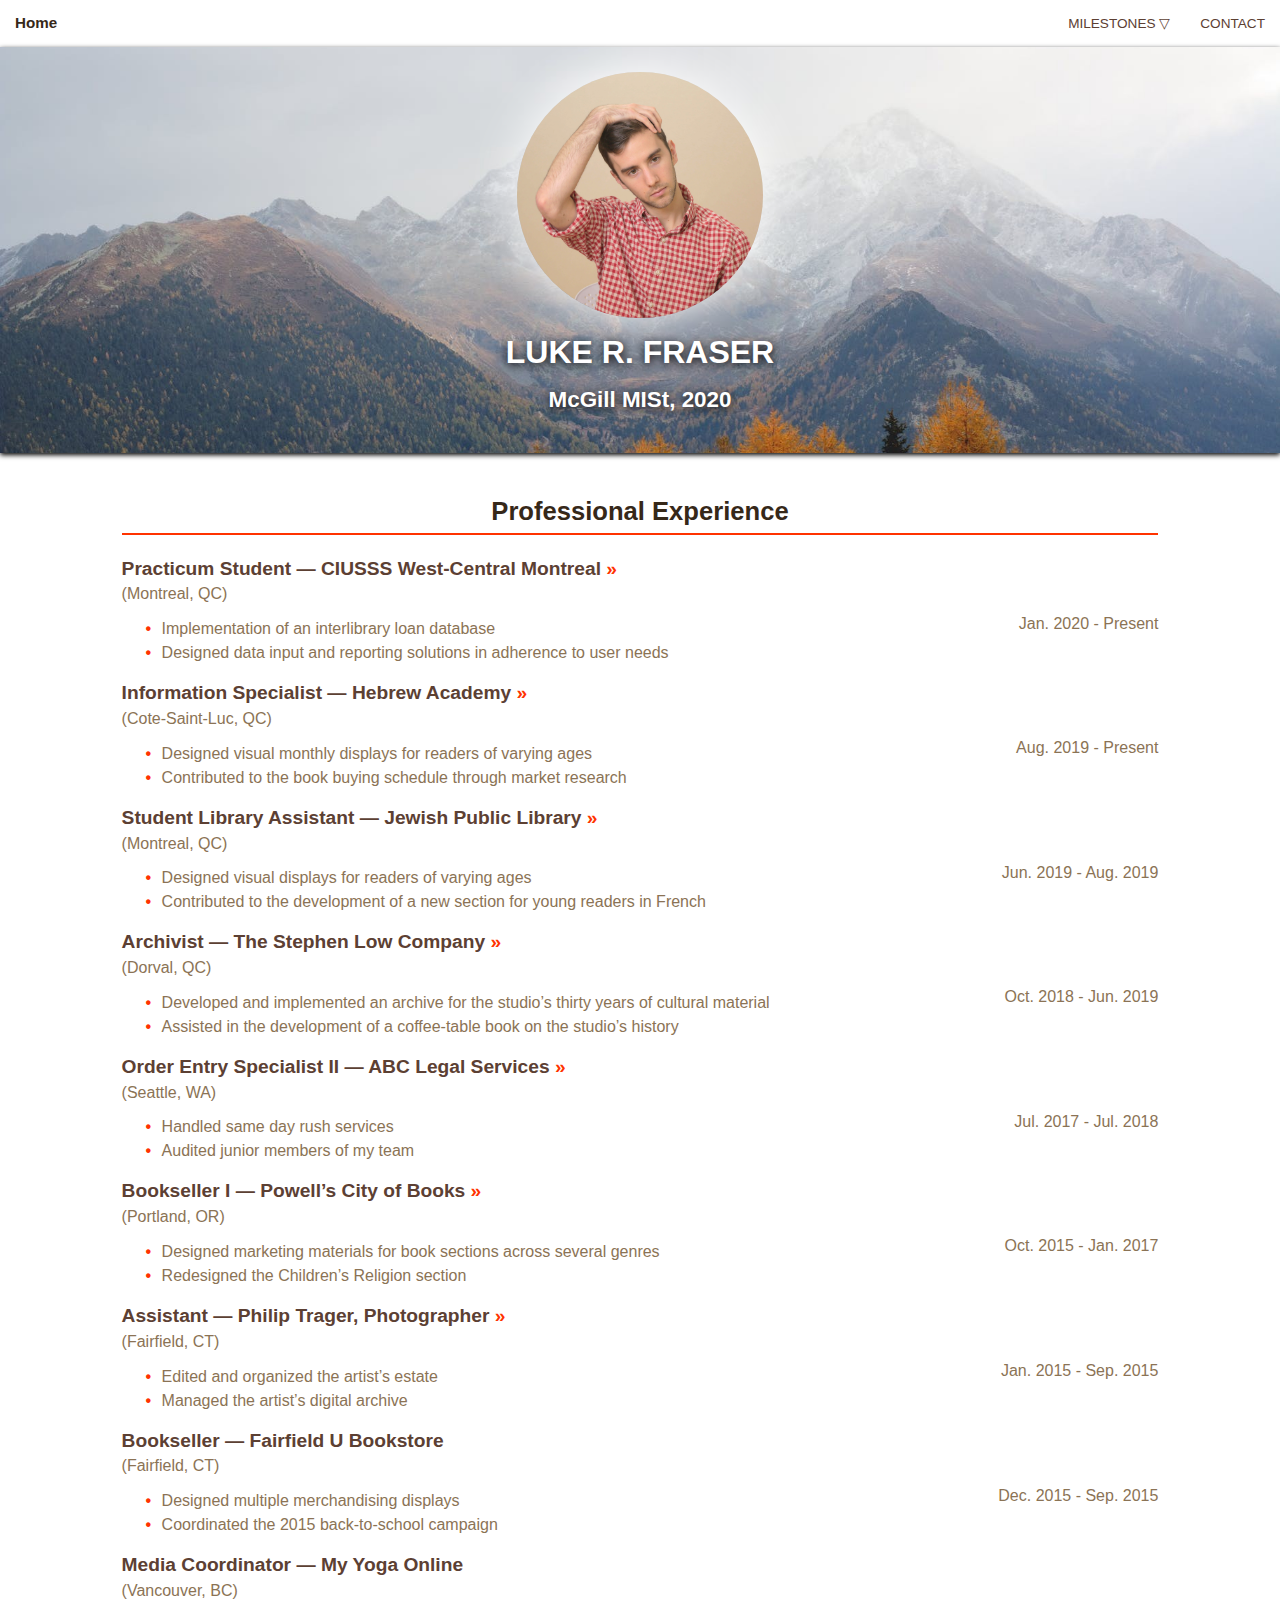
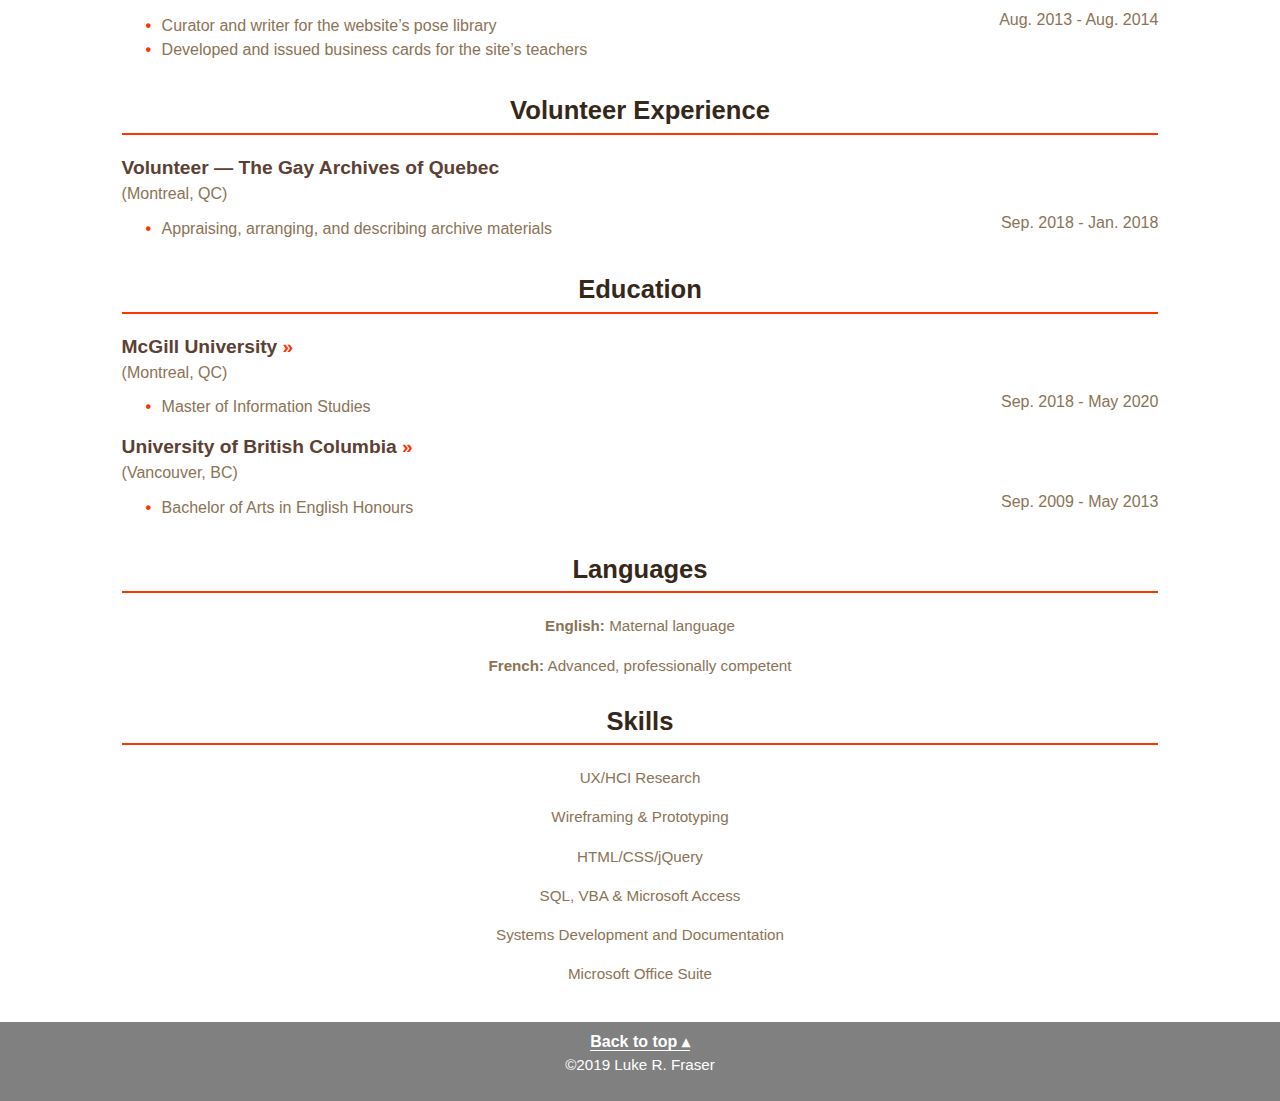
<file: index.html>
<!DOCTYPE html>
<html lang='en'>
  
<head>
	<title>Luke R. Fraser</title>
	<meta charset="UTF-8">
	<meta name="viewport" content="width=device-width, initial-scale=1.0">
	<link rel="stylesheet" type="text/css" href="CSS/main-banner.css">
	<link rel="stylesheet" type="text/css" href="CSS/resume.css">
	<script src="javascript/jQuery.js"></script>
</head>

<body class="page-content">
	
	<header class="main-header">
		<a href="#"><h1 id="home">Home</h1></a>
		<ul class="main-nav">
			<li class="dropdown"><a href="#">Milestones &#9661;</a>
			  <ul class="sub-menu">
			    <li><a href="html/mcgill.html">McGill</a></li>
			    <li><a href="html/ubc.html">UBC</a></li>
			  </ul>
			</li>
			<li><a href="html/contact.html">Contact</a></li>
		</ul>
	</header>

	<div class="main-banner">
		<img id="profile-pic" src="images/me2.JPG" alt="Luke Himself">
		<h1 id="headline">Luke R. Fraser</h1>
		<h1 id="tagline">McGill MISt, 2020</h1>
	</div>
	
	<div class="main-content">
    
    <div class="subject-section">
      <h2 class="subject-heading">Professional Experience</h2>
        
	<div>
          <h3>Practicum Student — CIUSSS West-Central Montreal <a class="outerLink" href="https://www.ciussswestcentral.ca/about-us/education-mission/library-services/" target="_blank">&raquo;</a></h3>
          <p class="location-credits">(Montreal, QC)</p>
          <span class="workDates">Jan. 2020 - Present</span>
          <ul>
            <li>Implementation of an interlibrary loan database</li>
	    <li>Designed data input and reporting solutions in adherence to user needs</li> 
          </ul>
        </div>
	    
	<div>
          <h3>Information Specialist — Hebrew Academy <a class="outerLink" href="https://has-hl.mimas.opalsinfo.net/bin/home" target="_blank">&raquo;</a></h3>
          <p class="location-credits">(Cote-Saint-Luc, QC)</p>
          <span class="workDates">Aug. 2019 - Present</span>
          <ul>
            <li>Designed visual monthly displays for readers of varying ages</li>
	    <li>Contributed to the book buying schedule through market research</li> 
          </ul>
        </div>
	    
	<div>
          <h3>Student Library Assistant — Jewish Public Library <a class="outerLink" href="http://www.jewishpubliclibrary.org/" target="_blank">&raquo;</a></h3>
          <p class="location-credits">(Montreal, QC)</p>
          <span class="workDates">Jun. 2019 - Aug. 2019</span>
          <ul>
            <li>Designed visual displays for readers of varying ages</li>
	    <li>Contributed to the development of a new section for young readers in French </li> 
          </ul>
        </div>
	    
	<div>
          <h3>Archivist — The Stephen Low Company <a class="outerLink" href="http://www.stephenlow.com/" target="_blank">&raquo;</a></h3>
          <p class="location-credits">(Dorval, QC)</p>
          <span class="workDates">Oct. 2018 - Jun. 2019</span>
          <ul>
            <li>Developed and implemented an archive for the studio’s thirty years of cultural material </li>
            <li>Assisted in the development of a coffee-table book on the studio’s history</li>
          </ul>
        </div>
      
        <div>
          <h3>Order Entry Specialist II — ABC Legal Services <a class="outerLink" href="https://www.abclegal.com/" target="_blank">&raquo;</a></h3>
          <p class="location-credits">(Seattle, WA)</p>
          <span class="workDates">Jul. 2017 - Jul. 2018</span>
          <ul>
            <li>Handled same day rush services</li>
            <li>Audited junior members of my team</li>
          </ul>
        </div>
          
        <div>
          <h3>Bookseller I — Powell’s City of Books <a class="outerLink" href="https://www.powells.com/" target="_blank">&raquo;</a></h3>
          <p class="location-credits">(Portland, OR)</p>
          <span class="workDates">Oct. 2015 - Jan. 2017</span>
          <ul>
            <li>Designed marketing materials for book sections across several genres</li>
	    <li>Redesigned the Children’s Religion section</li>
          </ul>
        </div>
        
        <div>
          <h3>Assistant — Philip Trager, Photographer <a class="outerLink" href="https://www.philiptrager.com/" target="_blank">&raquo;</a></h3>
          <p class="location-credits">(Fairfield, CT)</p>
          <span class="workDates">Jan. 2015 - Sep. 2015</span>
          <ul>
            <li>Edited and organized the artist’s estate</li>
            <li>Managed the artist’s digital archive</li>
          </ul>
        </div>
        
		<div>
			<h3>Bookseller — Fairfield U Bookstore</h3>
			<p class="location-credits">(Fairfield, CT)</p>
			<span class="workDates">Dec. 2015 - Sep. 2015</span>
			<ul>
				<li>Designed multiple merchandising displays</li>
				<li>Coordinated the 2015 back-to-school campaign</li>
			</ul>
		</div>
		  
        <div>
          <h3>Media Coordinator — My Yoga Online</h3>
          <p class="location-credits">(Vancouver, BC)</p>
          <span class="workDates">Aug. 2013 - Aug. 2014</span>
          <ul>
            <li>Curator and writer for the website’s pose library</li>
            <li>Developed and issued business cards for the site’s teachers</li>
          </ul>
        </div>
    </div> <!-- End subject-section -->
	
	<div class="subject-section">
		<h2 class="subject-heading">Volunteer Experience</h2>
		<div>
		<h3>Volunteer — The Gay Archives of Quebec</h3>
		<p class="location-credits">(Montreal, QC)</p>
		<span class="workDates">Sep. 2018 - Jan. 2018</span>
		<ul>
			<li>Appraising, arranging, and describing archive materials</li>
		</ul>
		</div>
	</div>
	
    <div class="subject-section">
        <h2 class="subject-heading">Education</h2>
        <div>
          <h3>McGill University <a class="outerLink" href="https://www.mcgill.ca/sis/" target="_blank">&raquo;</a></h3>
          <p class="location-credits">(Montreal, QC)</p>
          <span class="workDates">Sep. 2018 - May 2020</span>
          <ul>
            <li>Master of Information Studies</li>
          </ul>
        </div>
        
        <div>
          <h3>University of British Columbia <a class="outerLink" href="https://english.ubc.ca/undergraduate/honours-english/" target="_blank">&raquo;</a></h3>
          <p class="location-credits">(Vancouver, BC)</p>
          <span class="workDates">Sep. 2009 - May 2013</span>
          <ul>
            <li>Bachelor of Arts in English Honours</li>
          </ul>
        </div>
    </div> <!-- End subject-section -->

    <div class="subject-section">
      <h2 class="subject-heading">Languages</h2>
        <div class="skillsList">
          <p><b>English:</b> Maternal language</p>
          <p><b>French:</b> Advanced, professionally competent</p>
        </div>
    </div> <!-- End subject-section -->

    <div class="subject-section">
      <h2 class="subject-heading">Skills</h2>
        <div class="skillsList">
          <p>UX/HCI Research</p>
	  <p>Wireframing & Prototyping</p>
	  <p>HTML/CSS/jQuery</p>
	  <p>SQL, VBA & Microsoft Access</p>
          <p>Systems Development and Documentation</p>
          <p>Microsoft Office Suite</p>
        </div>
    </div> <!-- End subject-section -->
    
	</div> <!-- End main-content -->
	
	<footer class="main-footer">
		<a href="#">Back to top &utrif;</a>
		<p>&copy;2019 Luke R. Fraser<p>
	</footer>

<script src='javascript/scripting.js'></script>
</body>
</html>
</file>
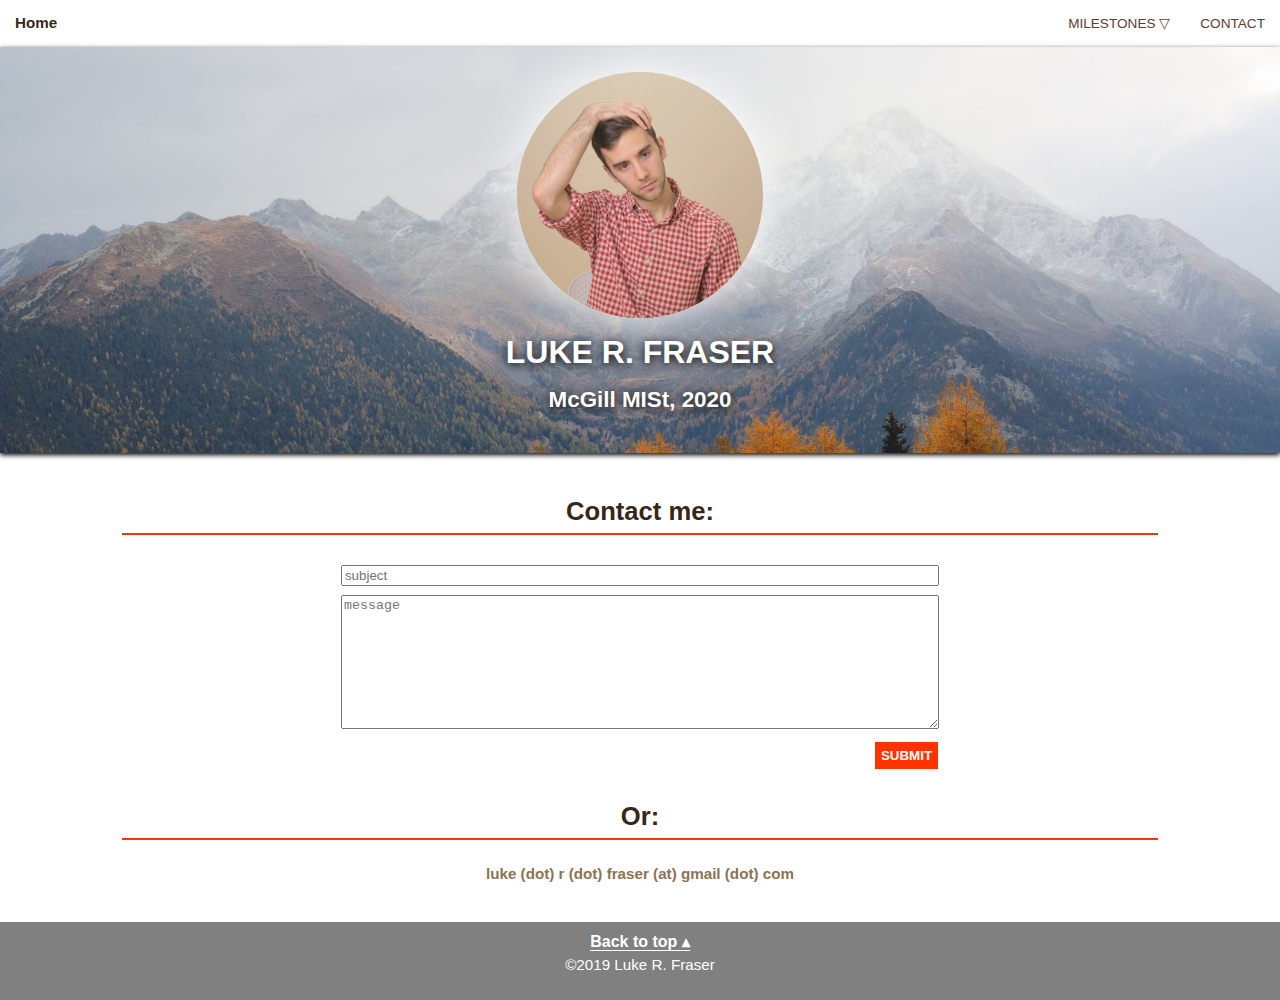
<file: html/contact.html>
<!DOCTYPE html>
<html lang='en'>
  
<head>
  <title>Contact</title>
	<meta name="viewport" content="width=device-width, initial-scale=1.0">
	<meta charset="UTF-8">
	<link rel="stylesheet" type="text/css" href="../CSS/main-banner.css">
	<link rel="stylesheet" type="text/css" href="../CSS/resume.css">
	<link rel="stylesheet" type="text/css" href="../CSS/contact-form.css">
	<script src="../javascript/jQuery.js"></script>
</head>

<body class="page-content">
	
	<header class="main-header">
		<a href="../index.html"><h1 id="home">Home</h1></a>
		<ul class="main-nav">
			<li class="dropdown"><a href="#">Milestones &#9661;</a>
			  <ul class="sub-menu">
			    <li><a href="mcgill.html">McGill</a></li>
			    <li><a href="ubc.html">UBC</a></li>
			  </ul>
			</li>
			<li><a href="#">Contact</a></li>
		</ul>
	</header>

	<div class="main-banner">
		<img id="profile-pic" src="../images/mememe.jpg" alt="Luke Himself">
		<!-- https://brand.ubc.ca/guidelines/downloads/logos-signatures-and-visual-identity-assets/ -->
		<h1 id="headline">Luke R. Fraser</h1>
		<h1 id="tagline">McGill MISt, 2020</h1>
	</div>
	
	<div class="main-content">
	  
	  <div class="subject-section">
      <h2 class="subject-heading">Contact me:</h2>
        <div>
          <fieldset>
            <form class='input-boxes' action="mailto:luke.r.fraser@gmail.com" method="GET" target="_blank">
              <input id= 'subject-field' class='input' type='text' placeholder='subject' name='subject' maxlength='30'/><br>
              <textarea id='message-field' class='input' placeholder='message' name='body' rows='10' col='20'></textarea><br>
              <input class='submit' type="submit" name="submit" value="Submit" />
            </form>
          </fieldset>
        </div>
    </div> <!-- End subject-section -->
    
    <div class="subject-section">
      <h2 class="subject-heading">Or:</h2>
        <div>
          <p><b>luke (dot) r (dot) fraser (at) gmail (dot) com</b></p>
        </div>
    </div> <!-- End subject-section -->
      
	</div> <!-- End main-content -->
	
	<footer class="main-footer">
		<a href="#">Back to top &utrif;</a>
		<p>&copy;2019 Luke R. Fraser<p>
	</footer>

<script src='../javascript/scripting.js'></script>
<script src='../javascript/contact-form.js'></script>
</body>
</html>
</file>
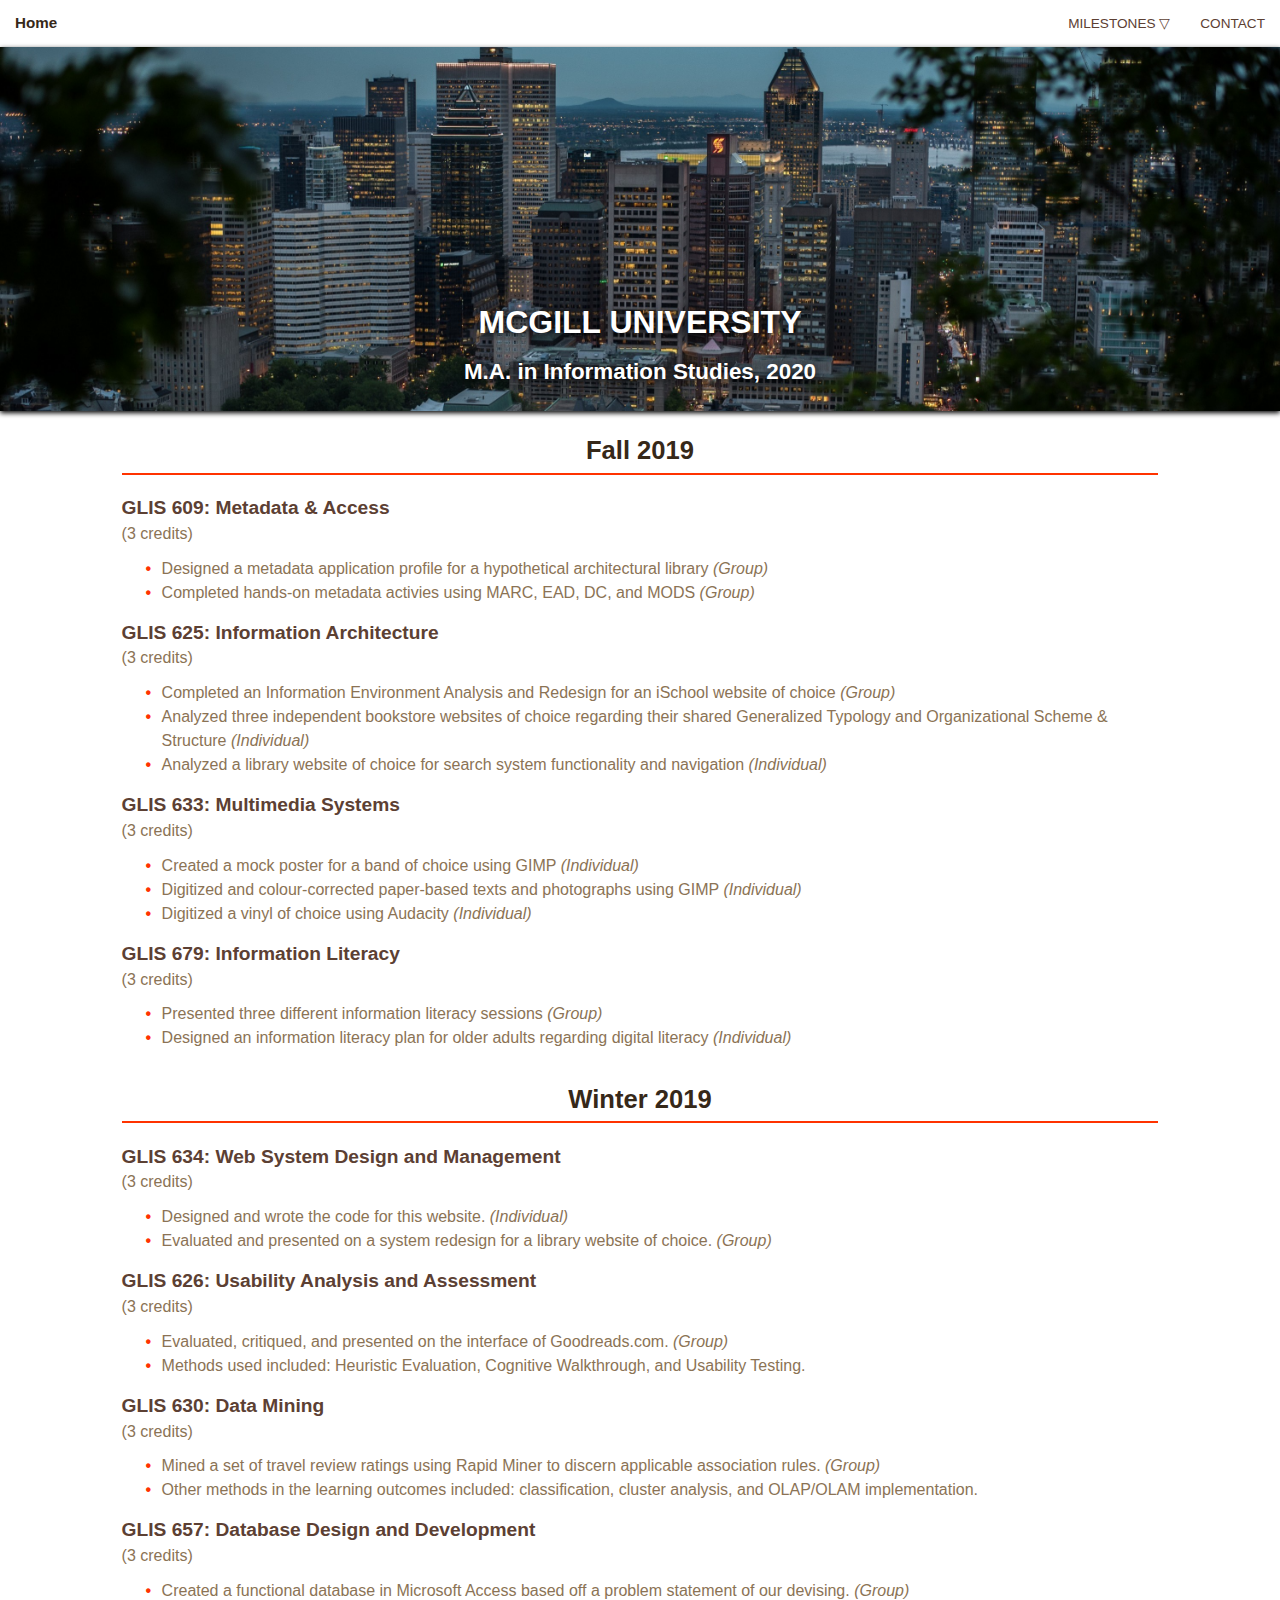
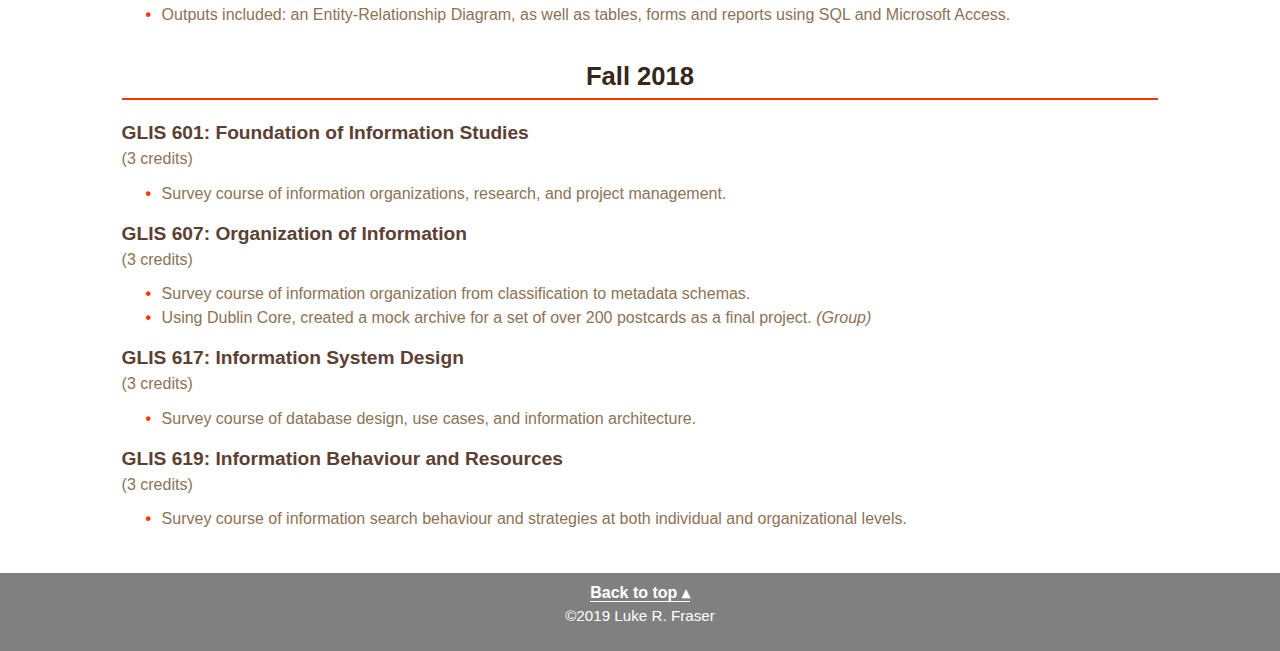
<file: html/mcgill.html>
<!DOCTYPE html>
<html lang='en'>
  
<head>
	<title>McGill University</title>
	<meta name="viewport" content="width=device-width, initial-scale=1.0">
	<meta charset="UTF-8">
	<link rel="stylesheet" type="text/css" href="../CSS/mtl-banner.css">
	<link rel="stylesheet" type="text/css" href="../CSS/resume.css">
	<script src="../javascript/jQuery.js"></script>
</head>

<body class="page-content">
	
	<header class="main-header">
		<a href="../index.html"><h1 id="home">Home</h1></a>
		<ul class="main-nav">
			<li class="dropdown"><a href="#">Milestones &#9661;</a>
			  <ul class="sub-menu">
			    <li><a href="mcgill.html">McGill</a></li>
			    <li><a href="ubc.html">UBC</a></li>
			  </ul>
			</li>
			<li><a href="contact.html">Contact</a></li>
		</ul>
	</header>

	<div class="mtl-banner">
		<h1 id="headline" class="milestone-headline">McGill University</h1>
		<h1 id="tagline">M.A. in Information Studies, 2020</h1>
	</div>
	
	<div class="main-content">
    
    <div class="subject-section">
      <h2 class="subject-heading">Fall 2019</h2>
        <div>
          <h3>GLIS 609: Metadata & Access</h3>
          <p class="location-credits">(3 credits)</p>
          <ul>
            <li>Designed a metadata application profile for a hypothetical architectural library <i>(Group)</i></li>
            <li>Completed hands-on metadata activies using MARC, EAD, DC, and MODS <i>(Group)</i></li>
          </ul>
        </div>
      
        <div>
          <h3>GLIS 625: Information Architecture</h3>
          <p class="location-credits">(3 credits)</p>
          <ul>
	    <li>Completed an Information Environment Analysis and Redesign for an iSchool website of choice <i>(Group)</i> </li>
            <li>Analyzed three independent bookstore websites of choice regarding their shared Generalized Typology and Organizational Scheme & Structure <i>(Individual) </i></li>
            <li>Analyzed a library website of choice for search system functionality and navigation <i>(Individual)</i> </li>
          </ul>
        </div>
          
        <div>
          <h3>GLIS 633: Multimedia Systems</h3>
          <p class="location-credits">(3 credits)</p>
          <ul>
            <li>Created a mock poster for a band of choice using GIMP <i>(Individual)</i></li>
            <li>Digitized and colour-corrected paper-based texts and photographs using GIMP <i>(Individual)</i></li>
            <li>Digitized a vinyl of choice using Audacity <i>(Individual)</i></li>
          </ul>
        </div>
        
        <div>
          <h3>GLIS 679: Information Literacy</h3>
          <p class="location-credits">(3 credits)</p>
          <ul>
            <li>Presented three different information literacy sessions <i>(Group)</i></li>
            <li>Designed an information literacy plan for older adults regarding digital literacy <i>(Individual)</i></li>
          </ul>
        </div>
    </div> <!-- End subject-section -->	
		
    <div class="subject-section">
      <h2 class="subject-heading">Winter 2019</h2>
        <div>
          <h3>GLIS 634: Web System Design and Management</h3>
          <p class="location-credits">(3 credits)</p>
          <ul>
            <li>Designed and wrote the code for this website. <i>(Individual)</i></li>
            <li>Evaluated and presented on a system redesign for a library website of choice. <i>(Group)</i></li>
          </ul>
        </div>
      
        <div>
          <h3>GLIS 626: Usability Analysis and Assessment</h3>
          <p class="location-credits">(3 credits)</p>
          <ul>
            <li>Evaluated, critiqued, and presented on the interface of Goodreads.com. <i>(Group)</i></li>
            <li>Methods used included: Heuristic Evaluation, Cognitive Walkthrough, and Usability Testing.</li>
          </ul>
        </div>
          
        <div>
          <h3>GLIS 630: Data Mining</h3>
          <p class="location-credits">(3 credits)</p>
          <ul>
            <li>Mined a set of travel review ratings using Rapid Miner to discern applicable association rules. <i>(Group)</i></li>
            <li>Other methods in the learning outcomes included: classification, cluster analysis, and OLAP/OLAM implementation.</li>
          </ul>
        </div>
        
        <div>
          <h3>GLIS 657: Database Design and Development</h3>
          <p class="location-credits">(3 credits)</p>
          <ul>
            <li>Created a functional database in Microsoft Access based off a problem statement of our devising. <i>(Group)</i></li>
            <li>Outputs included: an Entity-Relationship Diagram, as well as tables, forms and reports using SQL and Microsoft Access.</li>
          </ul>
        </div>
    </div> <!-- End subject-section -->
      
    <div class="subject-section">
      <h2 class="subject-heading">Fall 2018</h2>
        <div>
          <h3>GLIS 601: Foundation of Information Studies</h3>
          <p class="location-credits">(3 credits)</p>
          <ul>
            <li>Survey course of information organizations, research, and project management.</li>
          </ul>
        </div>
      
        <div>
          <h3>GLIS 607: Organization of Information</h3>
          <p class="location-credits">(3 credits)</p>
          <ul>
            <li>Survey course of information organization from classification to metadata schemas.</li>
            <li>Using Dublin Core, created a mock archive for a set of over 200 postcards as a final project. <i>(Group)</i></li>
          </ul>
        </div>
          
        <div>
          <h3>GLIS 617: Information System Design</h3>
          <p class="location-credits">(3 credits)</p>
          <ul>
            <li>Survey course of database design, use cases, and information architecture.</li>
          </ul>
        </div>
        
        <div>
          <h3>GLIS 619: Information Behaviour and Resources</h3>
          <p class="location-credits">(3 credits)</p>
          <ul>
            <li>Survey course of information search behaviour and strategies at both individual and organizational levels.</li>
          </ul>
        </div>
    </div> <!-- End subject-section -->
    
	</div> <!-- End main-content -->
	
	<footer class="main-footer">
		<a href="#">Back to top &utrif;</a>
		<p>&copy;2019 Luke R. Fraser<p>
	</footer>
	
<script src='../javascript/scripting.js'></script>
</body>
</html>
</file>
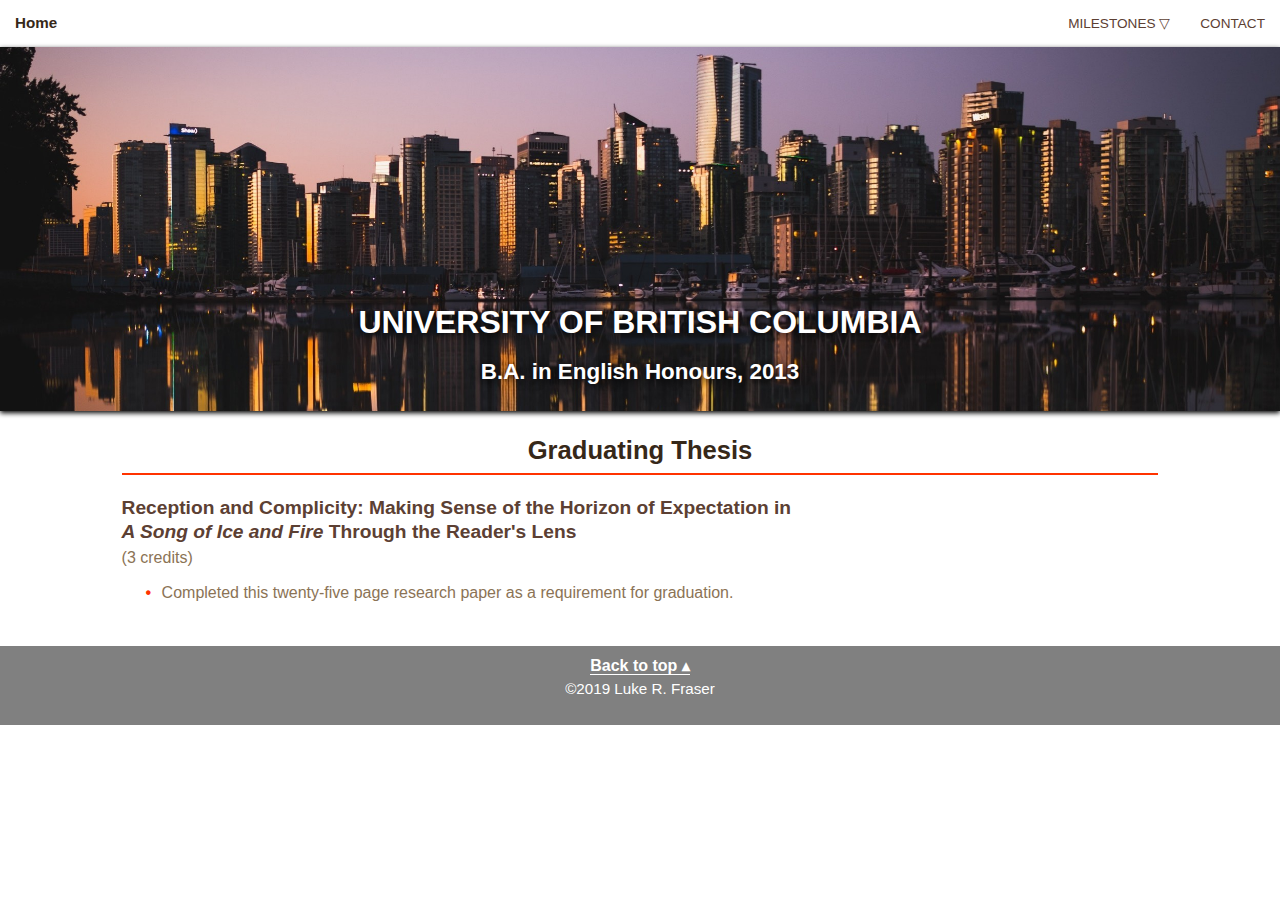
<file: html/ubc.html>
<!DOCTYPE html>
<html lang='en'>
  
<head>
	<title>UBC</title>
	<meta name="viewport" content="width=device-width, initial-scale=1.0">
	<meta charset="UTF-8">
	<link rel="stylesheet" type="text/css" href="../CSS/yvr-banner.css">
	<link rel="stylesheet" type="text/css" href="../CSS/resume.css">
	<script src="../javascript/jQuery.js"></script>
</head>

<body class="page-content">
	
	<header class="main-header">
		<a href="../index.html"><h1 id="home">Home</h1></a>
		<ul class="main-nav">
			<li class="dropdown"><a href="#">Milestones &#9661;</a>
			  <ul class="sub-menu">
			    <li><a href="mcgill.html">McGill</a></li>
			    <li><a href="ubc.html">UBC</a></li>
			  </ul>
			</li>
			<li><a href="contact.html">Contact</a></li>
		</ul>
	</header>

	<div class="yvr-banner">
		<h1 id="headline" class="milestone-headline">University of British Columbia</h1>
		<h1 id="tagline">B.A. in English Honours, 2013</h1>
	</div>
	
	<div class="main-content">
	  
	  <div class="subject-section">
      <h2 class="subject-heading">Graduating Thesis</h2>
        <div>
          <h3>Reception and Complicity: Making Sense of the Horizon of Expectation in <br>
          <i>A Song of Ice and Fire</i> Through the Reader's Lens</h3>
          <p class="location-credits">(3 credits)</p>
          <ul>
            <li>Completed this twenty-five page research paper as a requirement for graduation.</li>
          </ul>
        </div>
    </div> <!-- End subject-section -->
      
	</div> <!-- End main-content -->
	
	<footer class="main-footer">
		<a href="#">Back to top &utrif;</a>
		<p>&copy;2019 Luke R. Fraser<p>
	</footer>
	
<script src='../javascript/scripting.js'></script>
</body>
</html>
</file>
<file: CSS/main-banner.css>
/* For RESUME and CONTACT pages */

.main-banner {
	color: white;
	background: grey url('../images/fall-treess.jpg') no-repeat center;
	/* https://www.pexels.com/photo/aerial-photography-of-a-mountain-640809/ */
	background-size: cover;
	padding: 2% 2%;
	margin-bottom: 2%;
  box-shadow: 0px 2px 5px #000;
}
</file>
<file: CSS/resume.css>
/* ---- Base Elements ---- */

* {
	box-sizing: border-box;
}

p {
	font-size: .95em;
	margin-bottom: 1%;
}

h2 {
	color: #362819;
}

h3 {
  color: #5C4033;
  font-size: 120%;
  margin-top: 1%;
  margin-bottom: .75%;
}

a {
  text-decoration: none;
}

.page-content {
	font-family: Tahoma, sans-serif;
	line-height: 150%;
	color: #8B7355;
	margin: 0%;
  min-height: 100%;
}


/* ----  Global Nav ---- */

#home {
	font-size: 95%;
  margin: 0%;
  color: #362819;
}

.main-nav {
  margin: 0%;
  padding: 0%;
  list-style: none;
}

#home,
.main-nav a {
	padding: 5px 15px;
}

.main-nav a {
	font-size: 85%;
	color: #5C4033;
	text-transform: uppercase;
}

.main-nav a:hover,
.main-footer a:hover {
	color: #093a58;
}

.main-header {
	padding-top: .5%;
	padding-bottom: .5%;
}

.sub-menu {
  list-style: none;
  display: none;
  margin-top: -.5%;
  margin-left: -2%;
}

.sub-menu li {
  border: 1px solid #5C4033;
  background-color: #fff;
}

/* ---- Banner ---- */

#profile-pic {
	display: block;
	margin-left: auto;
	margin-right: auto;
	width: 20%;
  border-radius: 50%;
  box-shadow: 0px 0px 50px #fff;
}

#headline {
	margin-bottom: 2%;
	text-align: center;
	text-transform: uppercase;
}

#tagline {
  font-size: 140%;
  text-align: center;
}

#headline,
#tagline {
  text-shadow: 0px 2px 10px #000;
}


/* ---- Main Content ---- */

.main-content {
  margin-left: auto;
  margin-right: auto;
  width: 90%;
}

.main-content ul {
  list-style: none;
}

.main-content ul li::before {
  content: "\2022";
  color: #FF3300;
  font-weight: bold;
  display: inline-block;
  width: 1em;
  margin-left: -1em;
}

.subject-section {
  margin-left: auto;
  margin-right: auto;
  width: 90%;
}

.subject-heading {
  text-align: center;
  font-size: 160%;
  margin-top: 2%;
  padding-bottom: 1%;
  border-bottom: 2px #FF3300 solid;
}

.outerLink {
  color: #FF3300;
}

.outerLink:hover {
  color: darkblue;
}

.location-credits {
  line-height: 80%;
  font-size: 100%;
  margin-top: .5%;
}

.workDates {
  float: right;
}

.skillsList {
  text-align: center;
}


/* ---- Main Footer ---- */

.main-footer {
	text-align: center;
	color: #fff;
  background: #808080;
	padding: 1em 0;
	margin-top: 2%;
	line-height: .5em;
}

.main-footer a {
  color: #fff;
  border-bottom: 1px solid white;
  font-weight: bold;
}


/* ---- Liquid Formatting ---- */

@media (max-width: 768px) {
  .workDates {
    float: none;
  }
  
  .location-credits {
    margin-top: 2%;
    margin-bottom: 2%;
  }
  
  .sub-menu {
    position: relative;
    top: 7%;
    width: 130px;
    margin-left: -2.5%;
  }
  
  .sub-menu li {
    border: none;
  }
}

@media (min-width: 769px) {
	.main-header,
	.main-nav {
		display: flex;
	}
  
  .sub-menu {
    position: absolute;
    top: 12%;
    width: 150px;
  }
  
	.main-header {
		flex-direction: column;
		align-items: center;
    width: 100%;
		margin: 0% auto;
	}

  .main-content {
    display: flex;
    flex-direction: column;
    align-items: center;
    width: 90%;
  }

  .workDates {
    clear: both;
  }

}

@media (min-width: 1025px) {

  .main-header {
      flex-direction: row;
		  justify-content: space-between;
      width: 100%;
    }
    
  .sub-menu {
    top: 7%;
    width: 130px;
  }
}
</file>
<file: CSS/contact-form.css>
/* For CONTACT page */

fieldset {
  width: 60%;
  display: block;
  margin-left: auto;
  margin-right: auto;
  border: none;
}

#subject-field,
#message-field {
  width: 100%;
  margin-top: .5%;
  margin-bottom: 1%;
}

#message-field {
  height: 10em;
}

.submit {
  margin-bottom: .5%;
  float: right;
  background: #FF3300;
  color: #fff;
  font-weight: bold;
  text-transform: uppercase;
  border: 1px solid #fff;
  padding: 1%;
}

p {
  text-align: center;
}
</file>
<file: CSS/mtl-banner.css>
/* For MCGILL page */

.mtl-banner {
	color: white;
	background: grey url('../images/montreal.jpg') no-repeat center;
	/* https://images.unsplash.com/photo-1528895484511-6ca767004933?ixlib=rb-1.2.1&ixid=eyJhcHBfaWQiOjEyMDd9&auto=format&fit=crop&w=750&q=80 */
	background-size: cover;
	padding: 1% 1%;
	margin-bottom: .5%;
  box-shadow: 0px 2px 5px #000;
}

.milestone-headline {
  margin-top: 20%;
  text-transform: uppercase;
}
</file>
<file: CSS/yvr-banner.css>
/* For UBC page */

.yvr-banner {
	color: white;
	background: grey url('../images/yvr.jpg') no-repeat center;
	/* https://images.unsplash.com/photo-1502228362178-086346ac6862?ixlib=rb-1.2.1&ixid=eyJhcHBfaWQiOjEyMDd9&auto=format&fit=crop&w=750&q=80 */
	background-size: cover;
	padding: 1% 1%;
	margin-bottom: .5%;
	box-shadow: 0px 2px 5px #000;
}

.milestone-headline {
  margin-top: 20%;
  text-transform: uppercase;
}
</file>
